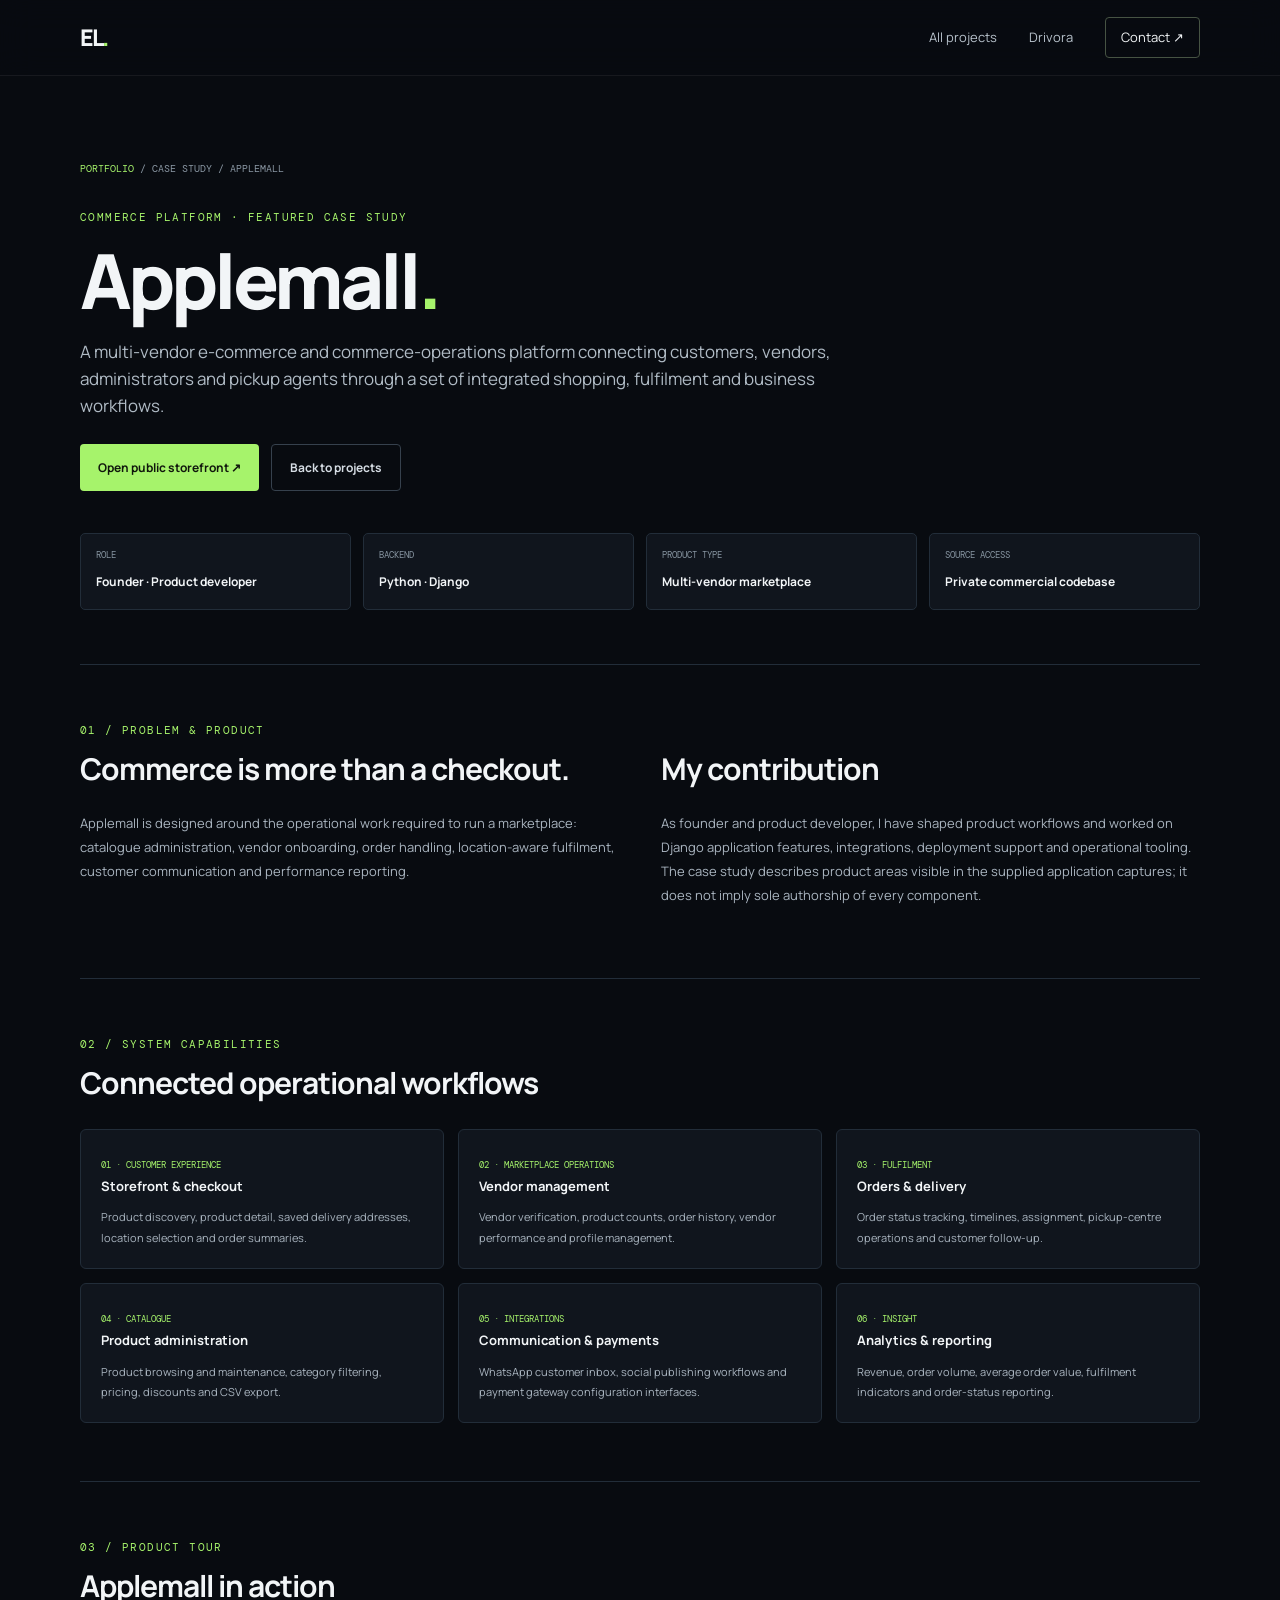
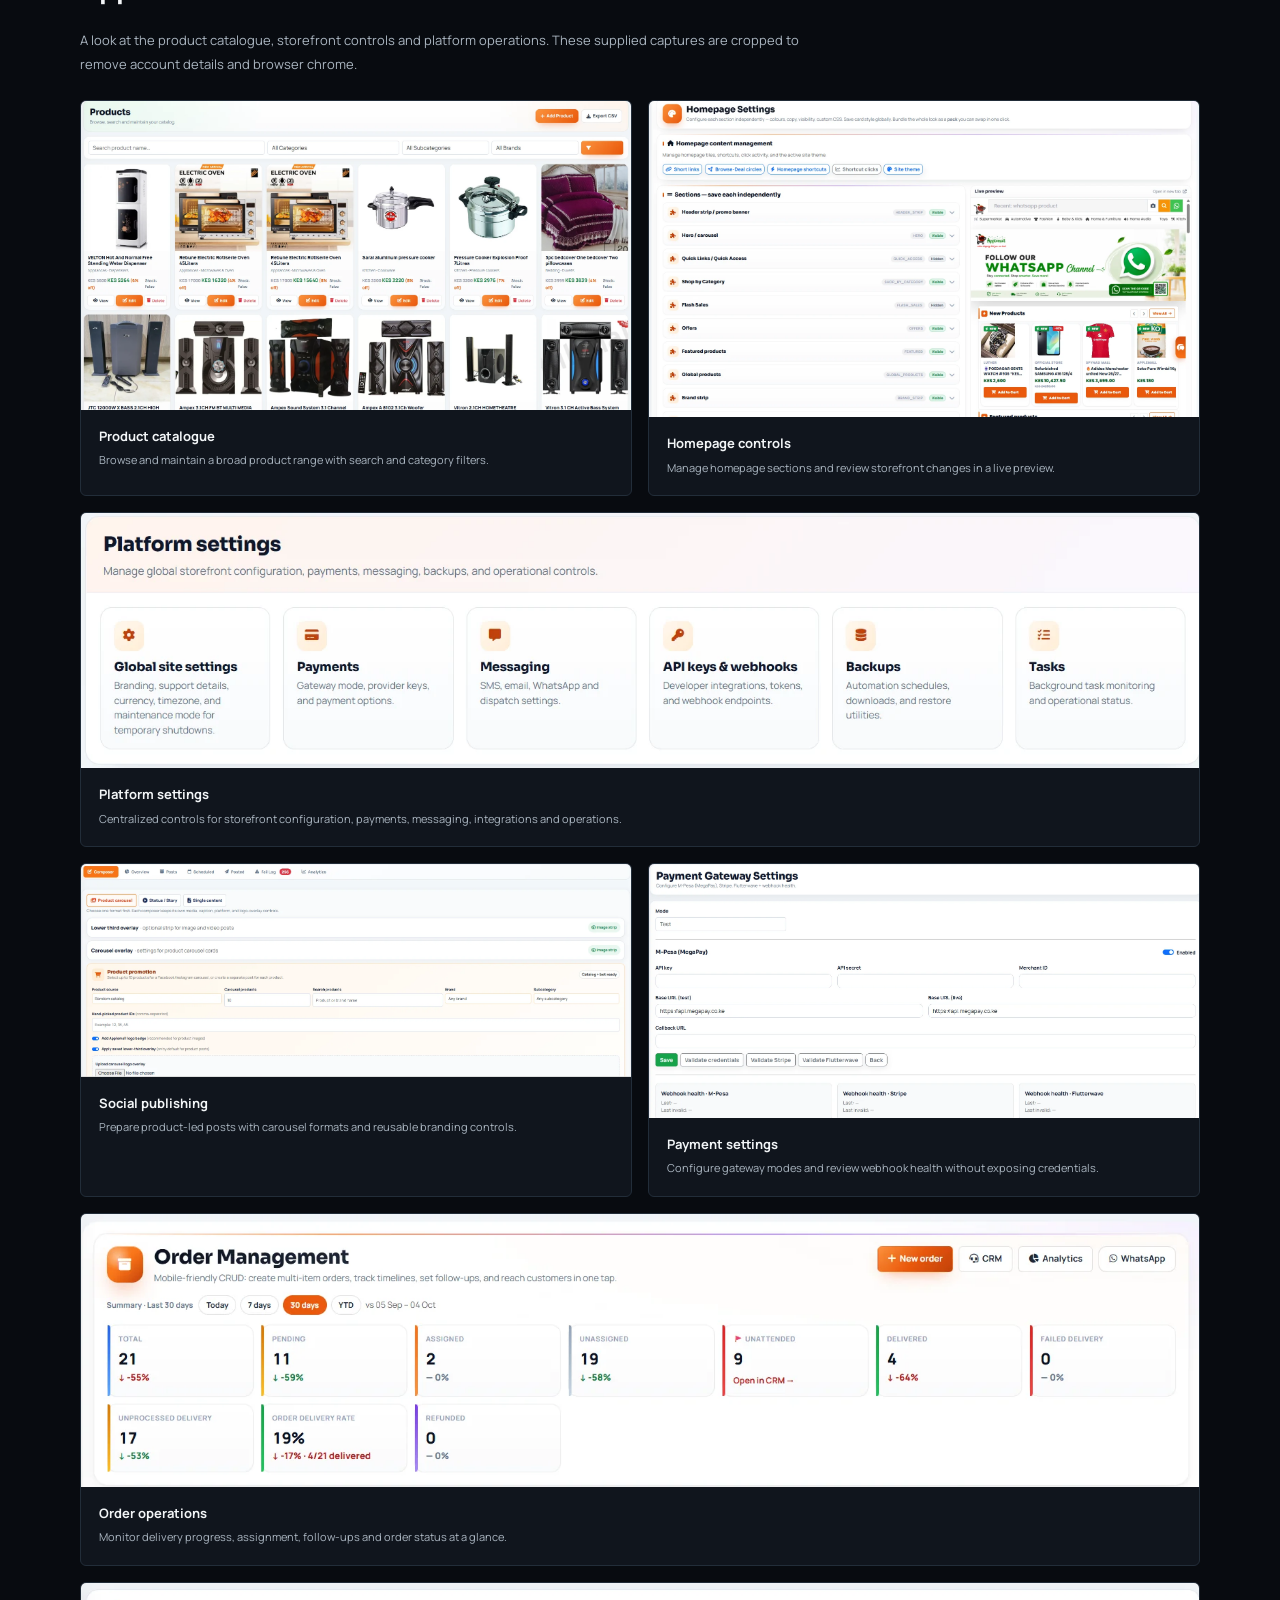
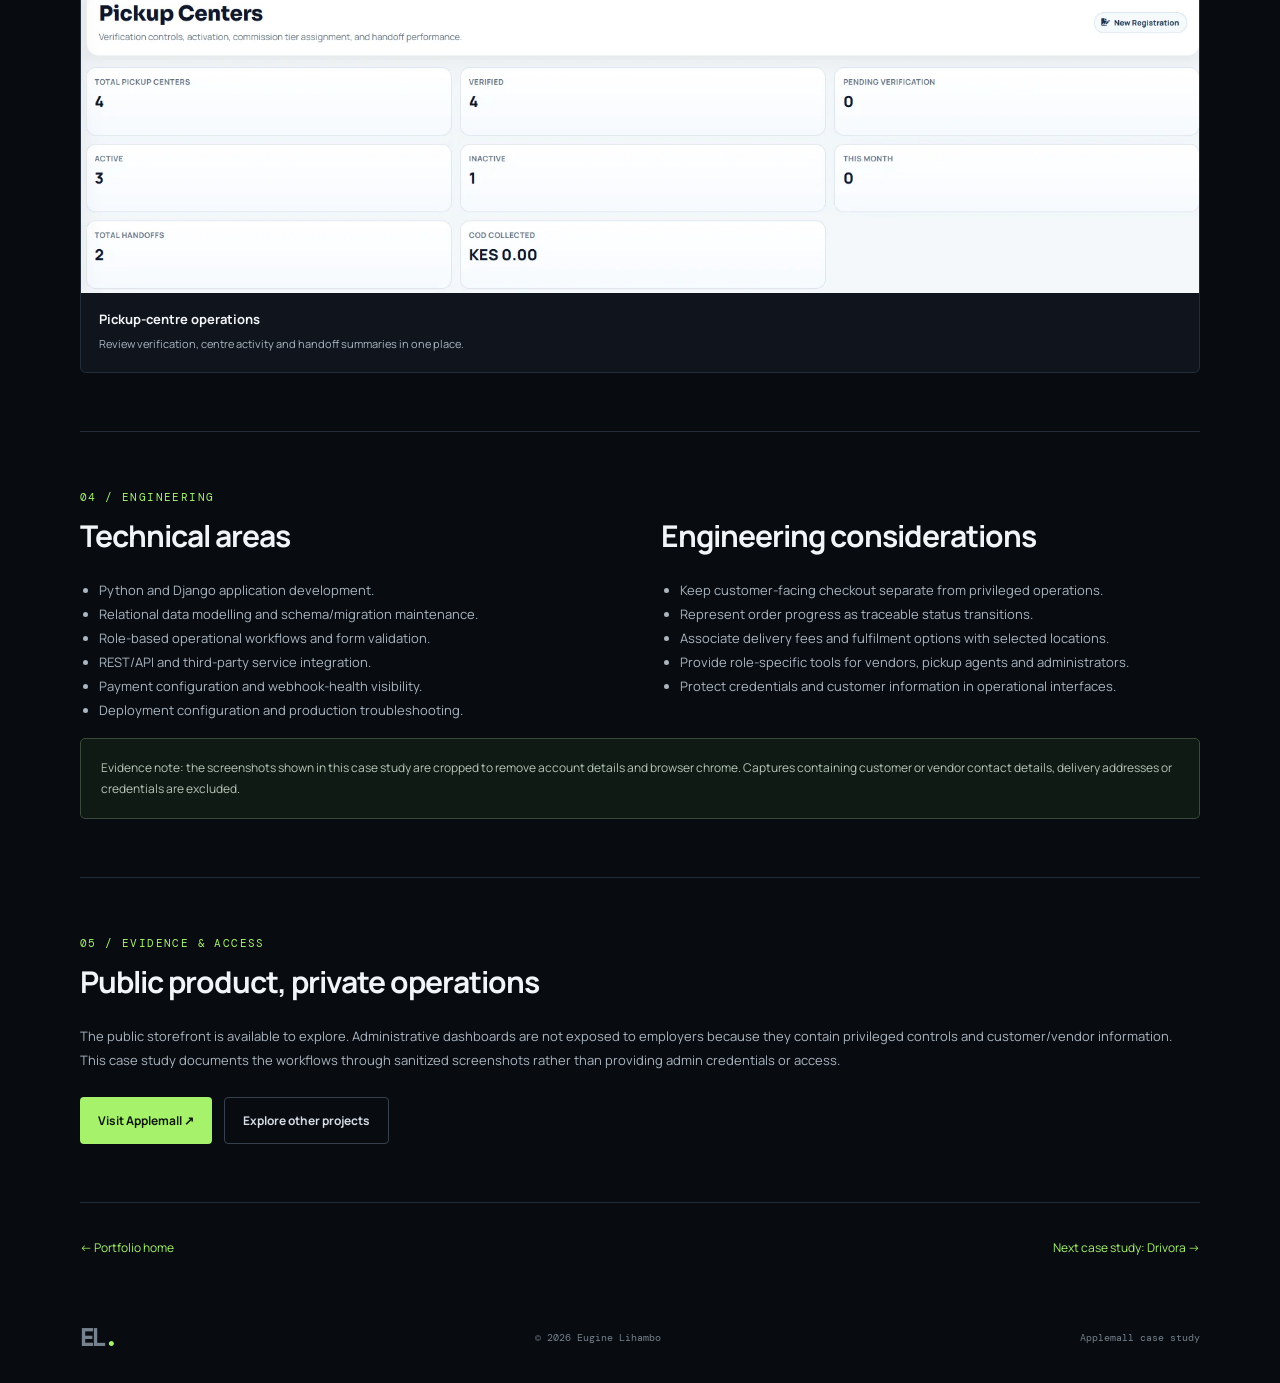
<file: applemall.html>
<!doctype html>
<html lang="en">
  <head>
    <meta charset="utf-8">
    <meta name="viewport" content="width=device-width,initial-scale=1">
    <meta name="theme-color" content="#080b10">
    <meta name="description" content="Applemall engineering case study by Eugine Lihambo.">
    <title>Applemall — Engineering Case Study | Eugine Lihambo</title>
    <link href="https://fonts.googleapis.com/css2?family=DM+Mono:wght@400;500&family=Manrope:wght@400;500;600;700;800&display=swap" rel="stylesheet">
    <link rel="stylesheet" href="assets/css/styles.css">
    <link rel="stylesheet" href="assets/css/applemall-case-study.css">
  </head>
  <body>
    <header class="site-header">
      <a class="wordmark" href="index.html">EL<span>.</span></a>
      <nav>
        <a href="index.html#work">All projects</a>
        <a href="drivora.html">Drivora</a>
        <a class="nav-cta" href="mailto:lihambomr@gmail.com">Contact ↗</a>
      </nav>
    </header>
    <main class="wrap">
      <section class="case-hero">
        <div class="breadcrumbs"><a href="index.html">PORTFOLIO</a> / CASE STUDY / APPLEMALL</div>
        <div class="eyebrow">COMMERCE PLATFORM · FEATURED CASE STUDY</div>
        <h1>Applemall<span class="accent">.</span></h1>
        <p class="case-lead">A multi-vendor e-commerce and commerce-operations platform connecting customers, vendors, administrators and pickup agents through a set of integrated shopping, fulfilment and business workflows.</p>
        <div class="case-actions">
          <a class="button primary" href="https://applemall.co.ke/" target="_blank" rel="noreferrer">Open public storefront ↗</a>
          <a class="button ghost" href="index.html#work">Back to projects</a>
        </div>
        <div class="case-meta">
          <div><small>ROLE</small><strong>Founder · Product developer</strong></div>
          <div><small>BACKEND</small><strong>Python · Django</strong></div>
          <div><small>PRODUCT TYPE</small><strong>Multi-vendor marketplace</strong></div>
          <div><small>SOURCE ACCESS</small><strong>Private commercial codebase</strong></div>
        </div>
      </section>
      <section class="case-section">
        <div class="eyebrow">01 / PROBLEM & PRODUCT</div>
        <div class="case-two">
          <div>
            <h2>Commerce is more than a checkout.</h2>
            <p>Applemall is designed around the operational work required to run a marketplace: catalogue administration, vendor onboarding, order handling, location-aware fulfilment, customer communication and performance reporting.</p>
          </div>
          <div>
            <h2>My contribution</h2>
            <p>As founder and product developer, I have shaped product workflows and worked on Django application features, integrations, deployment support and operational tooling. The case study describes product areas visible in the supplied application captures; it does not imply sole authorship of every component.</p>
          </div>
        </div>
      </section>
      <section class="case-section">
        <div class="eyebrow">02 / SYSTEM CAPABILITIES</div>
        <h2>Connected operational workflows</h2>
        <div class="evidence-grid">
          <div class="evidence-card"><span>01 · CUSTOMER EXPERIENCE</span><b>Storefront & checkout</b><p>Product discovery, product detail, saved delivery addresses, location selection and order summaries.</p></div>
          <div class="evidence-card"><span>02 · MARKETPLACE OPERATIONS</span><b>Vendor management</b><p>Vendor verification, product counts, order history, vendor performance and profile management.</p></div>
          <div class="evidence-card"><span>03 · FULFILMENT</span><b>Orders & delivery</b><p>Order status tracking, timelines, assignment, pickup-centre operations and customer follow-up.</p></div>
          <div class="evidence-card"><span>04 · CATALOGUE</span><b>Product administration</b><p>Product browsing and maintenance, category filtering, pricing, discounts and CSV export.</p></div>
          <div class="evidence-card"><span>05 · INTEGRATIONS</span><b>Communication & payments</b><p>WhatsApp customer inbox, social publishing workflows and payment gateway configuration interfaces.</p></div>
          <div class="evidence-card"><span>06 · INSIGHT</span><b>Analytics & reporting</b><p>Revenue, order volume, average order value, fulfilment indicators and order-status reporting.</p></div>
        </div>
      </section>
      <section class="case-section" aria-labelledby="applemall-gallery-title">
        <div class="eyebrow">03 / PRODUCT TOUR</div>
        <h2 id="applemall-gallery-title">Applemall in action</h2>
        <p class="gallery-intro">A look at the product catalogue, storefront controls and platform operations. These supplied captures are cropped to remove account details and browser chrome.</p>
        <div class="case-study-gallery">
          <figure class="case-shot">
            <a href="assets/images/applemall/product-catalog.webp" target="_blank" rel="noreferrer" aria-label="Open the Applemall product catalogue screenshot">
              <img src="assets/images/applemall/product-catalog.webp" alt="Applemall product catalogue with product cards, search, and category filters" width="1614" height="905" loading="lazy" decoding="async">
            </a>
            <figcaption>
              <strong>Product catalogue</strong>
              <span>Browse and maintain a broad product range with search and category filters.</span>
            </figcaption>
          </figure>
          <figure class="case-shot">
            <a href="assets/images/applemall/homepage-controls.webp" target="_blank" rel="noreferrer" aria-label="Open the Applemall homepage controls screenshot">
              <img src="assets/images/applemall/homepage-controls.webp" alt="Applemall homepage content controls beside a live storefront preview" width="1614" height="926" loading="lazy" decoding="async">
            </a>
            <figcaption>
              <strong>Homepage controls</strong>
              <span>Manage homepage sections and review storefront changes in a live preview.</span>
            </figcaption>
          </figure>
          <figure class="case-shot case-shot-wide">
            <a href="assets/images/applemall/platform-settings.webp" target="_blank" rel="noreferrer" aria-label="Open the Applemall platform settings screenshot">
              <img src="assets/images/applemall/platform-settings.webp" alt="Applemall platform settings for payments, messaging, integrations, backups, and tasks" width="1560" height="355" loading="lazy" decoding="async">
            </a>
            <figcaption>
              <strong>Platform settings</strong>
              <span>Centralized controls for storefront configuration, payments, messaging, integrations and operations.</span>
            </figcaption>
          </figure>
          <figure class="case-shot">
            <a href="assets/images/applemall/social-publishing.webp" target="_blank" rel="noreferrer" aria-label="Open the Applemall social publishing screenshot">
              <img src="assets/images/applemall/social-publishing.webp" alt="Applemall social publishing composer with product carousel and post-format controls" width="1605" height="620" loading="lazy" decoding="async">
            </a>
            <figcaption>
              <strong>Social publishing</strong>
              <span>Prepare product-led posts with carousel formats and reusable branding controls.</span>
            </figcaption>
          </figure>
          <figure class="case-shot">
            <a href="assets/images/applemall/payment-settings.webp" target="_blank" rel="noreferrer" aria-label="Open the Applemall payment settings screenshot">
              <img src="assets/images/applemall/payment-settings.webp" alt="Applemall payment gateway configuration with blank credential fields and webhook health indicators" width="1595" height="735" loading="lazy" decoding="async">
            </a>
            <figcaption>
              <strong>Payment settings</strong>
              <span>Configure gateway modes and review webhook health without exposing credentials.</span>
            </figcaption>
          </figure>
          <figure class="case-shot case-shot-wide">
            <a href="assets/images/applemall/order-operations.webp" target="_blank" rel="noreferrer" aria-label="Open the Applemall order operations screenshot">
              <img src="assets/images/applemall/order-operations.webp" alt="Applemall order operations dashboard with delivery and follow-up summary metrics" width="1600" height="390" loading="lazy" decoding="async">
            </a>
            <figcaption>
              <strong>Order operations</strong>
              <span>Monitor delivery progress, assignment, follow-ups and order status at a glance.</span>
            </figcaption>
          </figure>
          <figure class="case-shot case-shot-wide">
            <a href="assets/images/applemall/pickup-centres.webp" target="_blank" rel="noreferrer" aria-label="Open the Applemall pickup-centre screenshot">
              <img src="assets/images/applemall/pickup-centres.webp" alt="Applemall pickup-centre operations overview with verification, activation and handoff summaries" width="1605" height="445" loading="lazy" decoding="async">
            </a>
            <figcaption>
              <strong>Pickup-centre operations</strong>
              <span>Review verification, centre activity and handoff summaries in one place.</span>
            </figcaption>
          </figure>
        </div>
      </section>
      <section class="case-section">
        <div class="eyebrow">04 / ENGINEERING</div>
        <div class="case-two">
          <div>
            <h2>Technical areas</h2>
            <ul class="case-list">
              <li>Python and Django application development.</li>
              <li>Relational data modelling and schema/migration maintenance.</li>
              <li>Role-based operational workflows and form validation.</li>
              <li>REST/API and third-party service integration.</li>
              <li>Payment configuration and webhook-health visibility.</li>
              <li>Deployment configuration and production troubleshooting.</li>
            </ul>
          </div>
          <div>
            <h2>Engineering considerations</h2>
            <ul class="case-list">
              <li>Keep customer-facing checkout separate from privileged operations.</li>
              <li>Represent order progress as traceable status transitions.</li>
              <li>Associate delivery fees and fulfilment options with selected locations.</li>
              <li>Provide role-specific tools for vendors, pickup agents and administrators.</li>
              <li>Protect credentials and customer information in operational interfaces.</li>
            </ul>
          </div>
        </div>
        <div class="note-panel">Evidence note: the screenshots shown in this case study are cropped to remove account details and browser chrome. Captures containing customer or vendor contact details, delivery addresses or credentials are excluded.</div>
      </section>
      <section class="case-section">
        <div class="eyebrow">05 / EVIDENCE & ACCESS</div>
        <h2>Public product, private operations</h2>
        <p>The public storefront is available to explore. Administrative dashboards are not exposed to employers because they contain privileged controls and customer/vendor information. This case study documents the workflows through sanitized screenshots rather than providing admin credentials or access.</p>
        <div class="case-actions">
          <a class="button primary" href="https://applemall.co.ke/" target="_blank" rel="noreferrer">Visit Applemall ↗</a>
          <a class="button ghost" href="index.html#work">Explore other projects</a>
        </div>
      </section>
      <div class="case-footer"><a href="index.html">← Portfolio home</a><a href="drivora.html">Next case study: Drivora →</a></div>
    </main>
    <footer class="wrap footer">
      <a class="wordmark" href="index.html">EL<span>.</span></a>
      <span>© <span id="year"></span> Eugine Lihambo</span>
      <span>Applemall case study</span>
    </footer>
    <script src="assets/js/main.js"></script>
  </body>
</html>
</file>
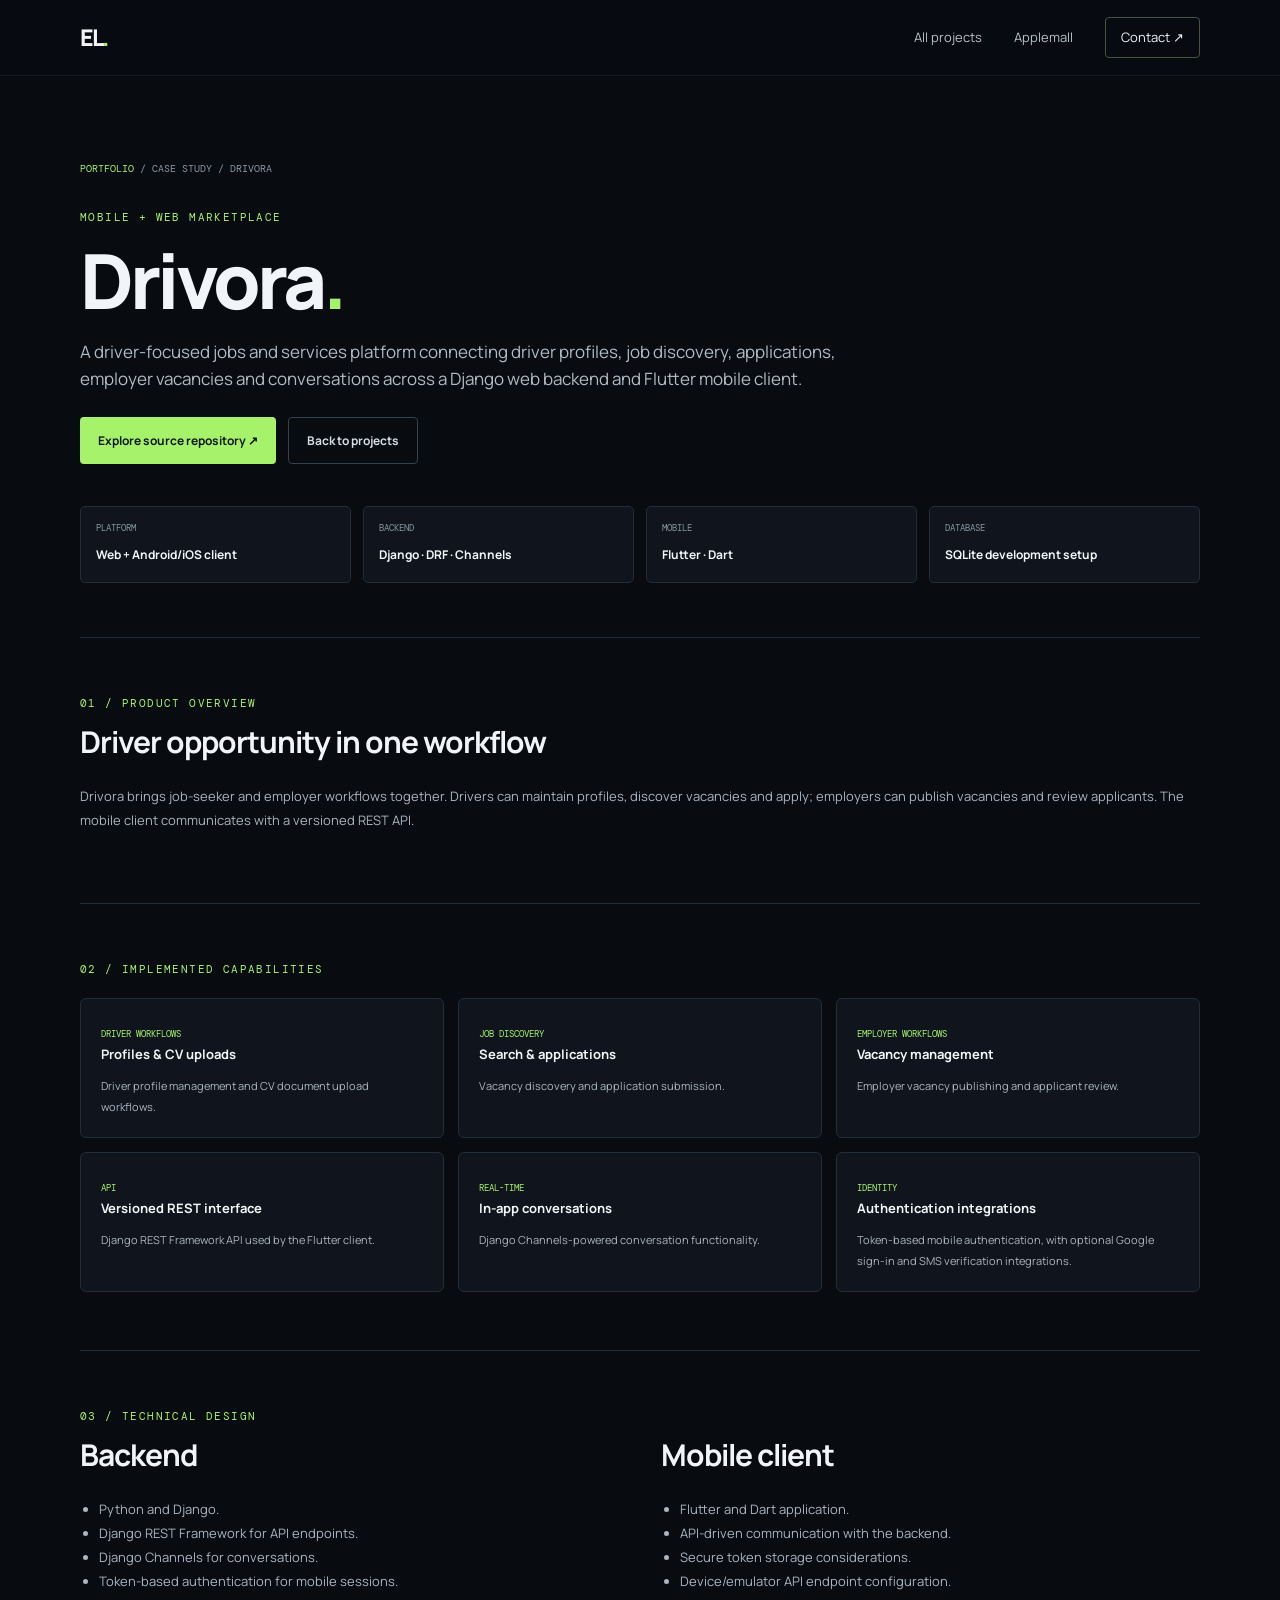
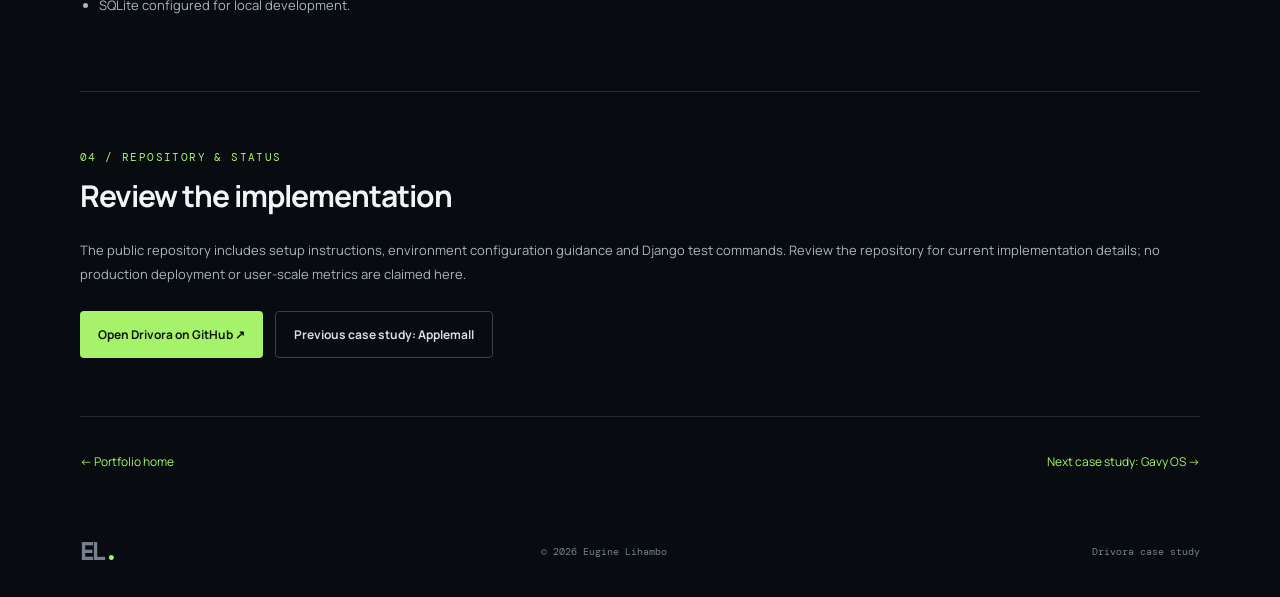
<file: drivora.html>
<!doctype html><html lang="en"><head><meta charset="utf-8"><meta name="viewport" content="width=device-width,initial-scale=1"><meta name="theme-color" content="#080b10"><title>Drivora — Engineering Case Study | Eugine Lihambo</title><link href="https://fonts.googleapis.com/css2?family=DM+Mono:wght@400;500&family=Manrope:wght@400;500;600;700;800&display=swap" rel="stylesheet"><link rel="stylesheet" href="assets/css/styles.css"></head><body><header class="site-header"><a class="wordmark" href="index.html">EL<span>.</span></a><nav><a href="index.html#work">All projects</a><a href="applemall.html">Applemall</a><a class="nav-cta" href="mailto:lihambomr@gmail.com">Contact ↗</a></nav></header><main class="wrap"><section class="case-hero"><div class="breadcrumbs"><a href="index.html">PORTFOLIO</a> / CASE STUDY / DRIVORA</div><div class="eyebrow">MOBILE + WEB MARKETPLACE</div><h1>Drivora<span class="accent">.</span></h1><p class="case-lead">A driver-focused jobs and services platform connecting driver profiles, job discovery, applications, employer vacancies and conversations across a Django web backend and Flutter mobile client.</p><div class="case-actions"><a class="button primary" href="https://github.com/APPLEMALL-KENYA/Drivora" target="_blank" rel="noreferrer">Explore source repository ↗</a><a class="button ghost" href="index.html#work">Back to projects</a></div><div class="case-meta"><div><small>PLATFORM</small><strong>Web + Android/iOS client</strong></div><div><small>BACKEND</small><strong>Django · DRF · Channels</strong></div><div><small>MOBILE</small><strong>Flutter · Dart</strong></div><div><small>DATABASE</small><strong>SQLite development setup</strong></div></div></section><section class="case-section"><div class="eyebrow">01 / PRODUCT OVERVIEW</div><h2>Driver opportunity in one workflow</h2><p>Drivora brings job-seeker and employer workflows together. Drivers can maintain profiles, discover vacancies and apply; employers can publish vacancies and review applicants. The mobile client communicates with a versioned REST API.</p></section><section class="case-section"><div class="eyebrow">02 / IMPLEMENTED CAPABILITIES</div><div class="evidence-grid"><div class="evidence-card"><span>DRIVER WORKFLOWS</span><b>Profiles & CV uploads</b><p>Driver profile management and CV document upload workflows.</p></div><div class="evidence-card"><span>JOB DISCOVERY</span><b>Search & applications</b><p>Vacancy discovery and application submission.</p></div><div class="evidence-card"><span>EMPLOYER WORKFLOWS</span><b>Vacancy management</b><p>Employer vacancy publishing and applicant review.</p></div><div class="evidence-card"><span>API</span><b>Versioned REST interface</b><p>Django REST Framework API used by the Flutter client.</p></div><div class="evidence-card"><span>REAL-TIME</span><b>In-app conversations</b><p>Django Channels-powered conversation functionality.</p></div><div class="evidence-card"><span>IDENTITY</span><b>Authentication integrations</b><p>Token-based mobile authentication, with optional Google sign-in and SMS verification integrations.</p></div></div></section><section class="case-section"><div class="eyebrow">03 / TECHNICAL DESIGN</div><div class="case-two"><div><h2>Backend</h2><ul class="case-list"><li>Python and Django.</li><li>Django REST Framework for API endpoints.</li><li>Django Channels for conversations.</li><li>Token-based authentication for mobile sessions.</li><li>SQLite configured for local development.</li></ul></div><div><h2>Mobile client</h2><ul class="case-list"><li>Flutter and Dart application.</li><li>API-driven communication with the backend.</li><li>Secure token storage considerations.</li><li>Device/emulator API endpoint configuration.</li></ul></div></div></section><section class="case-section"><div class="eyebrow">04 / REPOSITORY & STATUS</div><h2>Review the implementation</h2><p>The public repository includes setup instructions, environment configuration guidance and Django test commands. Review the repository for current implementation details; no production deployment or user-scale metrics are claimed here.</p><div class="case-actions"><a class="button primary" href="https://github.com/APPLEMALL-KENYA/Drivora" target="_blank" rel="noreferrer">Open Drivora on GitHub ↗</a><a class="button ghost" href="applemall.html">Previous case study: Applemall</a></div></section><div class="case-footer"><a href="index.html">← Portfolio home</a><a href="gavy-os.html">Next case study: Gavy OS →</a></div></main><footer class="wrap footer"><a class="wordmark" href="index.html">EL<span>.</span></a><span>© <span id="year"></span> Eugine Lihambo</span><span>Drivora case study</span></footer><script src="assets/js/main.js"></script></body></html>
</file>
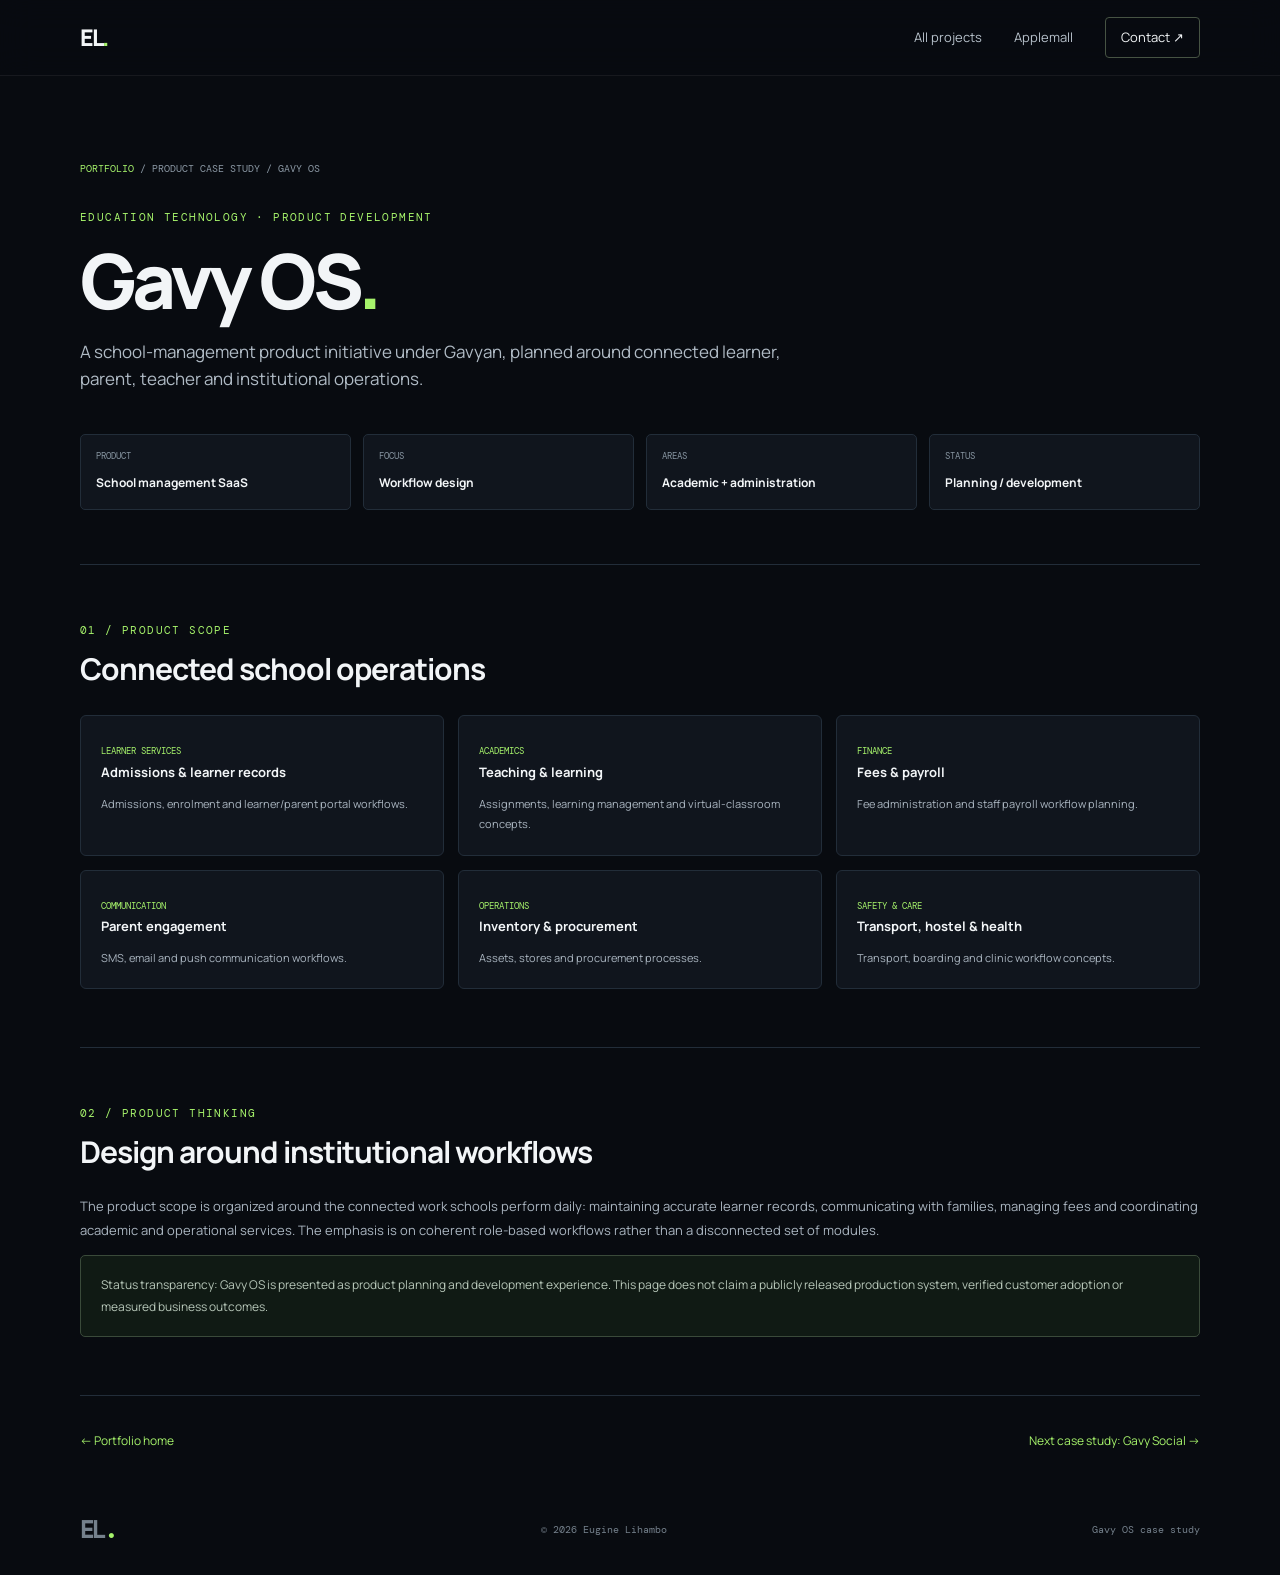
<file: gavy-os.html>
<!doctype html><html lang="en"><head><meta charset="utf-8"><meta name="viewport" content="width=device-width,initial-scale=1"><title>Gavy OS — Product Case Study | Eugine Lihambo</title><link href="https://fonts.googleapis.com/css2?family=DM+Mono:wght@400;500&family=Manrope:wght@400;500;600;700;800&display=swap" rel="stylesheet"><link rel="stylesheet" href="assets/css/styles.css"></head><body><header class="site-header"><a class="wordmark" href="index.html">EL<span>.</span></a><nav><a href="index.html#work">All projects</a><a href="applemall.html">Applemall</a><a class="nav-cta" href="mailto:lihambomr@gmail.com">Contact ↗</a></nav></header><main class="wrap"><section class="case-hero"><div class="breadcrumbs"><a href="index.html">PORTFOLIO</a> / PRODUCT CASE STUDY / GAVY OS</div><div class="eyebrow">EDUCATION TECHNOLOGY · PRODUCT DEVELOPMENT</div><h1>Gavy OS<span class="accent">.</span></h1><p class="case-lead">A school-management product initiative under Gavyan, planned around connected learner, parent, teacher and institutional operations.</p><div class="case-meta"><div><small>PRODUCT</small><strong>School management SaaS</strong></div><div><small>FOCUS</small><strong>Workflow design</strong></div><div><small>AREAS</small><strong>Academic + administration</strong></div><div><small>STATUS</small><strong>Planning / development</strong></div></div></section><section class="case-section"><div class="eyebrow">01 / PRODUCT SCOPE</div><h2>Connected school operations</h2><div class="evidence-grid"><div class="evidence-card"><span>LEARNER SERVICES</span><b>Admissions & learner records</b><p>Admissions, enrolment and learner/parent portal workflows.</p></div><div class="evidence-card"><span>ACADEMICS</span><b>Teaching & learning</b><p>Assignments, learning management and virtual-classroom concepts.</p></div><div class="evidence-card"><span>FINANCE</span><b>Fees & payroll</b><p>Fee administration and staff payroll workflow planning.</p></div><div class="evidence-card"><span>COMMUNICATION</span><b>Parent engagement</b><p>SMS, email and push communication workflows.</p></div><div class="evidence-card"><span>OPERATIONS</span><b>Inventory & procurement</b><p>Assets, stores and procurement processes.</p></div><div class="evidence-card"><span>SAFETY & CARE</span><b>Transport, hostel & health</b><p>Transport, boarding and clinic workflow concepts.</p></div></div></section><section class="case-section"><div class="eyebrow">02 / PRODUCT THINKING</div><h2>Design around institutional workflows</h2><p>The product scope is organized around the connected work schools perform daily: maintaining accurate learner records, communicating with families, managing fees and coordinating academic and operational services. The emphasis is on coherent role-based workflows rather than a disconnected set of modules.</p><div class="note-panel">Status transparency: Gavy OS is presented as product planning and development experience. This page does not claim a publicly released production system, verified customer adoption or measured business outcomes.</div></section><div class="case-footer"><a href="index.html">← Portfolio home</a><a href="gavy-social.html">Next case study: Gavy Social →</a></div></main><footer class="wrap footer"><a class="wordmark" href="index.html">EL<span>.</span></a><span>© <span id="year"></span> Eugine Lihambo</span><span>Gavy OS case study</span></footer><script src="assets/js/main.js"></script></body></html>
</file>
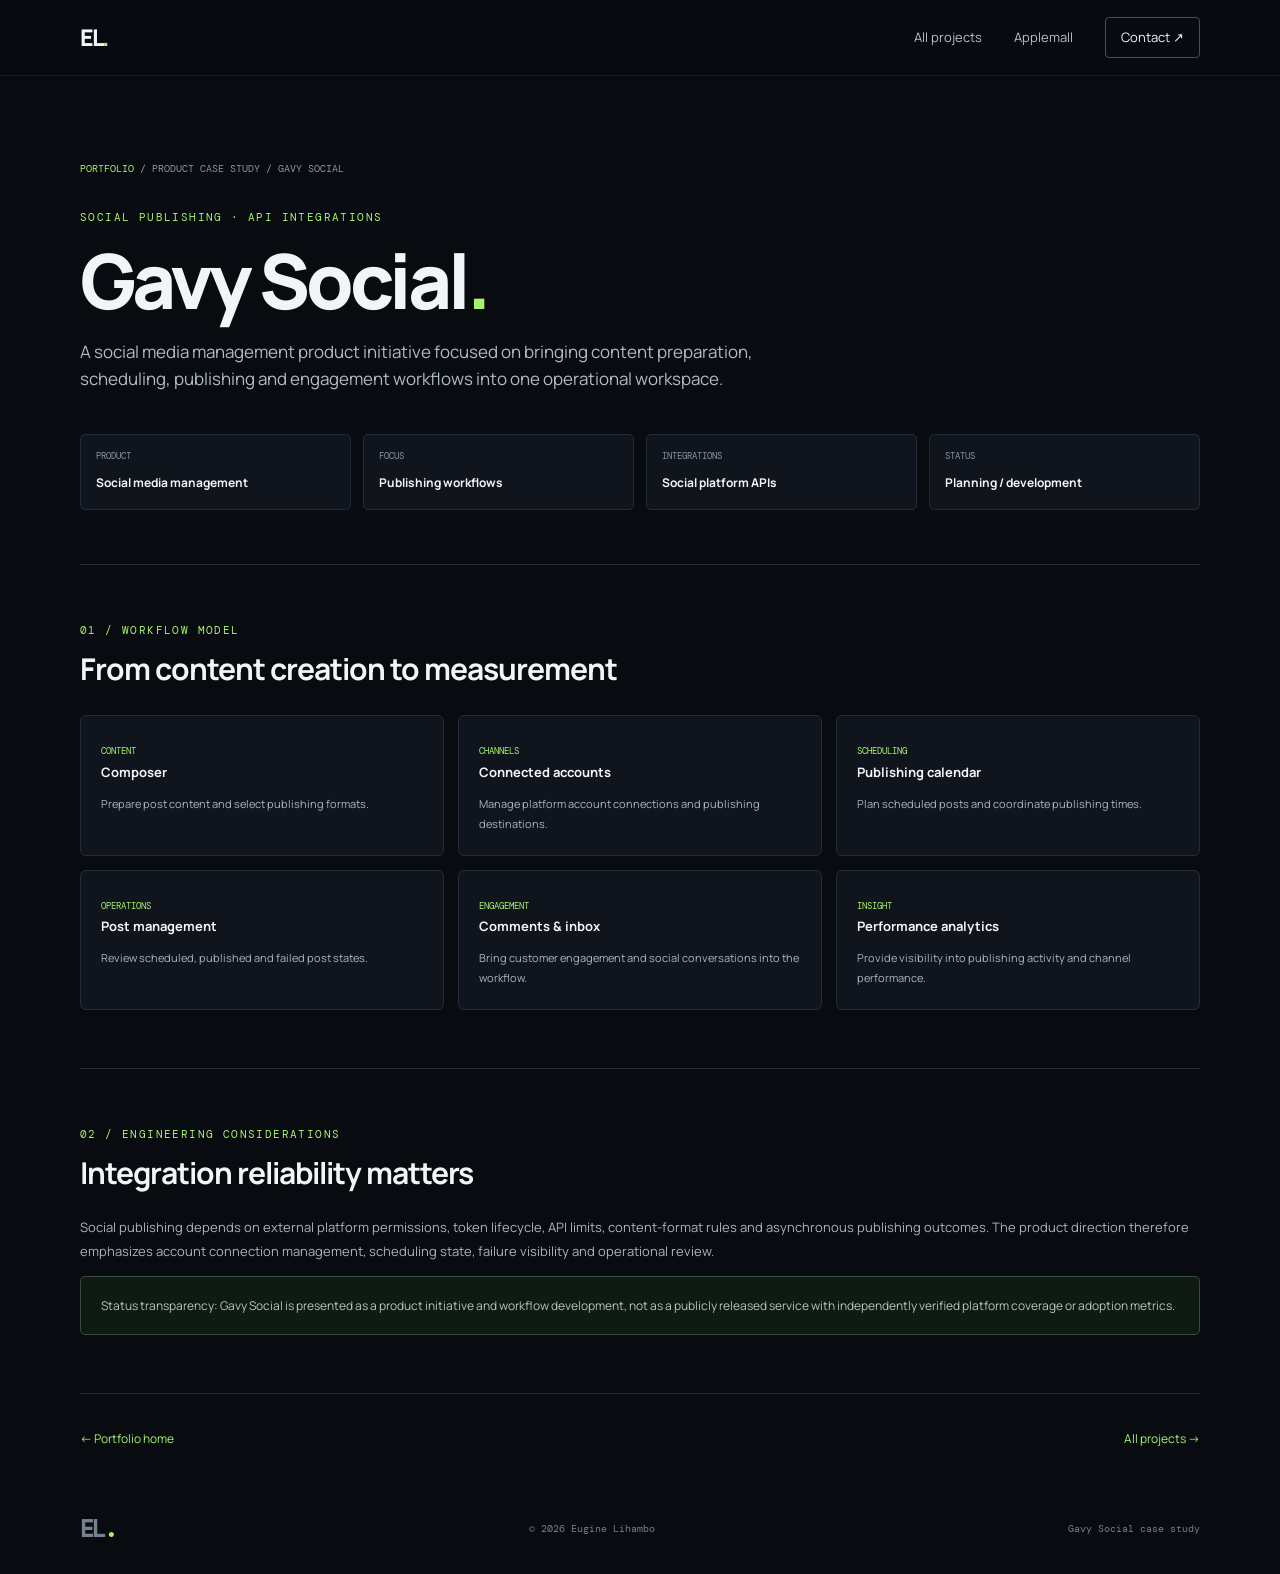
<file: gavy-social.html>
<!doctype html><html lang="en"><head><meta charset="utf-8"><meta name="viewport" content="width=device-width,initial-scale=1"><title>Gavy Social — Product Case Study | Eugine Lihambo</title><link href="https://fonts.googleapis.com/css2?family=DM+Mono:wght@400;500&family=Manrope:wght@400;500;600;700;800&display=swap" rel="stylesheet"><link rel="stylesheet" href="assets/css/styles.css"></head><body><header class="site-header"><a class="wordmark" href="index.html">EL<span>.</span></a><nav><a href="index.html#work">All projects</a><a href="applemall.html">Applemall</a><a class="nav-cta" href="mailto:lihambomr@gmail.com">Contact ↗</a></nav></header><main class="wrap"><section class="case-hero"><div class="breadcrumbs"><a href="index.html">PORTFOLIO</a> / PRODUCT CASE STUDY / GAVY SOCIAL</div><div class="eyebrow">SOCIAL PUBLISHING · API INTEGRATIONS</div><h1>Gavy Social<span class="accent">.</span></h1><p class="case-lead">A social media management product initiative focused on bringing content preparation, scheduling, publishing and engagement workflows into one operational workspace.</p><div class="case-meta"><div><small>PRODUCT</small><strong>Social media management</strong></div><div><small>FOCUS</small><strong>Publishing workflows</strong></div><div><small>INTEGRATIONS</small><strong>Social platform APIs</strong></div><div><small>STATUS</small><strong>Planning / development</strong></div></div></section><section class="case-section"><div class="eyebrow">01 / WORKFLOW MODEL</div><h2>From content creation to measurement</h2><div class="evidence-grid"><div class="evidence-card"><span>CONTENT</span><b>Composer</b><p>Prepare post content and select publishing formats.</p></div><div class="evidence-card"><span>CHANNELS</span><b>Connected accounts</b><p>Manage platform account connections and publishing destinations.</p></div><div class="evidence-card"><span>SCHEDULING</span><b>Publishing calendar</b><p>Plan scheduled posts and coordinate publishing times.</p></div><div class="evidence-card"><span>OPERATIONS</span><b>Post management</b><p>Review scheduled, published and failed post states.</p></div><div class="evidence-card"><span>ENGAGEMENT</span><b>Comments & inbox</b><p>Bring customer engagement and social conversations into the workflow.</p></div><div class="evidence-card"><span>INSIGHT</span><b>Performance analytics</b><p>Provide visibility into publishing activity and channel performance.</p></div></div></section><section class="case-section"><div class="eyebrow">02 / ENGINEERING CONSIDERATIONS</div><h2>Integration reliability matters</h2><p>Social publishing depends on external platform permissions, token lifecycle, API limits, content-format rules and asynchronous publishing outcomes. The product direction therefore emphasizes account connection management, scheduling state, failure visibility and operational review.</p><div class="note-panel">Status transparency: Gavy Social is presented as a product initiative and workflow development, not as a publicly released service with independently verified platform coverage or adoption metrics.</div></section><div class="case-footer"><a href="index.html">← Portfolio home</a><a href="index.html#work">All projects →</a></div></main><footer class="wrap footer"><a class="wordmark" href="index.html">EL<span>.</span></a><span>© <span id="year"></span> Eugine Lihambo</span><span>Gavy Social case study</span></footer><script src="assets/js/main.js"></script></body></html>
</file>
<file: assets/css/styles.css>
:root{--bg:#080b10;--panel:#10151d;--panel2:#141c25;--line:#222d39;--text:#f2f5f7;--muted:#9aa7b5;--green:#a6f36b;--cyan:#7de3d2;--mono:"DM Mono",monospace;--sans:"Manrope",sans-serif}*{box-sizing:border-box}html{scroll-behavior:smooth}body{margin:0;background:var(--bg);color:var(--text);font-family:var(--sans);line-height:1.6}a{color:inherit;text-decoration:none}.wrap{width:min(1120px,calc(100% - 48px));margin:auto}.site-header{height:76px;padding:0 max(24px,calc((100vw - 1120px)/2));display:flex;align-items:center;justify-content:space-between;border-bottom:1px solid #ffffff10;position:sticky;top:0;background:#080b10eF;backdrop-filter:blur(16px);z-index:5}.wordmark{font-size:23px;font-weight:800;letter-spacing:-2px}.wordmark span,.accent{color:var(--green)}nav{display:flex;align-items:center;gap:32px;color:#b7c1cb;font-size:13px}nav a:hover,.text-link:hover{color:var(--green)}.nav-cta{border:1px solid #465343;padding:9px 15px;border-radius:4px;color:var(--text)}.hero{padding:112px 0 50px;min-height:670px;display:flex;flex-direction:column;justify-content:center}.eyebrow,.project-kicker,.hero-meta,.skill-grid small,.visual-label{font:11px var(--mono);letter-spacing:1.4px;color:var(--green)}.eyebrow i{display:inline-block;width:7px;height:7px;background:var(--green);border-radius:50%;margin-right:9px;box-shadow:0 0 14px var(--green)}h1{font-size:clamp(54px,8.2vw,100px);line-height:1.02;letter-spacing:-6px;margin:32px 0 35px;font-weight:800}.muted{color:#65717d}.hero-bottom{display:flex;align-items:end;justify-content:space-between;gap:40px}.lead{font-size:17px;color:#aab5c0;max-width:520px;margin:0}.hero-actions,.contact-actions{display:flex;gap:12px;flex-wrap:wrap}.button{padding:13px 18px;border-radius:4px;font-size:12px;font-weight:700;display:inline-flex;gap:18px;align-items:center;transition:.2s}.primary{background:var(--green);color:#10170c}.primary:hover{transform:translateY(-2px);box-shadow:0 8px 30px #a6f36b30}.ghost{border:1px solid #36414d;color:#d5dce3}.ghost:hover{border-color:var(--green);color:var(--green)}.hero-meta{display:flex;gap:28px;flex-wrap:wrap;margin-top:75px;padding-top:20px;border-top:1px solid var(--line);color:#71808d;font-size:9px}.section{padding:105px 0}.section-heading{display:flex;justify-content:space-between;align-items:end;gap:30px;margin-bottom:38px}.section-heading h2{font-size:clamp(34px,5vw,52px);line-height:1.08;letter-spacing:-2.5px;margin:13px 0 0}.section-heading>p{max-width:330px;color:var(--muted);font-size:13px;margin:0 0 5px}.project-grid{display:grid;grid-template-columns:1fr 1fr;gap:22px}.project-card{background:var(--panel);border:1px solid var(--line);border-radius:8px;overflow:hidden}.project-visual{height:290px;display:block;position:relative;overflow:hidden}.featured .project-visual{height:330px}.visual-label{position:absolute;bottom:14px;left:17px;color:#d0d9e0;font-size:9px}.applemall-visual{background:radial-gradient(ellipse at 75% 30%,#31533d 0,transparent 48%),linear-gradient(135deg,#14231b,#0d1412 70%)}.browser-bar{height:32px;background:#e8ece8;display:flex;align-items:center;gap:5px;padding:0 12px;color:#3a4a40;font:9px var(--mono)}.browser-bar b{width:6px;height:6px;border-radius:50%;background:#8a9b8e}.browser-bar span{margin-left:12px;color:#657469}.mock-store{padding:25px 32px;color:#f3f7f2}.store-top{font-size:17px;font-weight:800;letter-spacing:2px}.store-top small{font-size:9px;color:#a8c2a7;margin-left:10px;letter-spacing:0}.store-copy{margin-top:30px;display:flex;flex-direction:column;gap:8px}.store-copy small,.store-copy span{font:9px var(--mono);color:#b3c5b5}.store-copy strong{font-size:32px;line-height:1.05;letter-spacing:-1.4px}.store-products{display:flex;gap:10px;margin-top:22px}.store-products i{display:block;width:65px;height:48px;border-radius:5px;background:linear-gradient(140deg,#d5d4c4,#69796a);border:4px solid #ffffff16}.store-products i:nth-child(2){background:linear-gradient(140deg,#d8aa73,#614b37)}.store-products i:nth-child(3){background:linear-gradient(140deg,#9bb4c6,#354a59)}.drivora-visual{background:radial-gradient(circle at 70% 40%,#244c53,transparent 40%),#101d26}.visual-grid{padding:30px 32px;height:100%;display:flex;flex-direction:column}.visual-grid>span{font:800 16px var(--sans);letter-spacing:3px;color:var(--cyan)}.visual-grid>b{font-size:34px;line-height:1.06;letter-spacing:-1.5px;margin-top:25px}.visual-grid>small{font:9px var(--mono);color:#9db4b9;margin-top:12px}.route-line{font:20px var(--mono);color:var(--cyan);margin-top:22px}.phone-card{position:absolute;right:36px;bottom:27px;width:115px;height:145px;background:#e2ece7;color:#10201e;border-radius:12px;padding:14px;font:9px var(--mono);transform:rotate(7deg);box-shadow:0 15px 40px #0007}.phone-card strong{display:block;font:800 18px var(--sans);line-height:1.1;margin-top:18px}.gavy-visual{background:radial-gradient(circle at 70% 20%,#263e76,transparent 50%),#11182b;padding:30px}.gavy-mark{font-size:56px;font-weight:800;color:#f3f6ff;letter-spacing:-6px}.gavy-mark span{color:#88a8ff}.gavy-copy{display:flex;flex-direction:column;gap:10px;margin-top:5px}.gavy-copy small,.gavy-copy span{font:9px var(--mono);color:#9db2e2}.gavy-copy b{font-size:32px;line-height:1.1;letter-spacing:-1px}.social-visual{background:radial-gradient(circle at 70% 30%,#543d6b,transparent 50%),#21172b;padding:28px}.social-window{background:#181522;border:1px solid #655078;border-radius:8px;width:75%;height:100%;padding:20px}.social-window span,.social-window small{font:9px var(--mono);color:#c2a7e5}.social-window b{display:block;font-size:26px;line-height:1.1;margin:14px 0}.social-bars{height:65px;display:flex;align-items:end;gap:8px}.social-bars i{width:18px;background:#a68bd1;border-radius:3px 3px 0 0;height:35%}.social-bars i:nth-child(2){height:65%}.social-bars i:nth-child(3){height:48%}.social-bars i:nth-child(4){height:90%}.social-bars i:nth-child(5){height:72%}.project-info{padding:24px}.project-kicker{font-size:9px;color:#91a0ac}.project-info h3{font-size:26px;letter-spacing:-1px;margin:9px 0}.project-info p{font-size:13px;color:#aab5c0;max-width:490px;min-height:62px;margin:0 0 18px}.tags{display:flex;gap:7px;flex-wrap:wrap;margin-bottom:19px}.tags span{font:9px var(--mono);color:#b8c6ce;border:1px solid #34404a;padding:6px 8px;border-radius:3px}.text-link{font-size:12px;color:var(--green);font-weight:700}.private-note{display:block;margin-top:12px;font-size:10px;color:#7f8d99}.disclaimer{font-size:10px;color:#77838e;margin-top:17px}.expertise-section{background:#0d1219;border-top:1px solid #ffffff0a;border-bottom:1px solid #ffffff0a}.skill-grid{display:grid;grid-template-columns:repeat(4,1fr);gap:16px}.skill-grid>div{padding:23px 19px;border:1px solid var(--line);background:#101720;border-radius:5px}.skill-grid small{font-size:9px;color:#91a0ac}.skill-grid h3{font-size:17px;letter-spacing:-.5px;margin:18px 0 8px}.skill-grid p,.about-grid p{font-size:12px;color:#9eabb6;line-height:1.8}.about-grid{display:grid;grid-template-columns:1fr 1fr;gap:70px}.about-grid .about-lead{font-size:23px;line-height:1.45;color:#e1e8ed;letter-spacing:-.6px;margin:0}.about-grid>div p:first-child{margin-top:0}.contact-section{padding:100px 0;background:radial-gradient(ellipse at 75% 50%,#1a3424 0,transparent 50%),#0d1314;border-top:1px solid #26372b}.contact-inner h2{font-size:clamp(45px,7vw,76px);line-height:1.04;letter-spacing:-4px;margin:25px 0}.contact-inner h2 span{color:var(--green)}.contact-inner>p{color:#aab6b0;font-size:14px;margin-bottom:28px}.footer{height:90px;display:flex;align-items:center;justify-content:space-between;color:#75818c;font:10px var(--mono)}@media(max-width:760px){.site-header{height:65px}nav{gap:14px;font-size:11px}nav a:nth-child(3){display:none}.wrap{width:calc(100% - 36px)}.hero{padding:85px 0 40px;min-height:0}h1{letter-spacing:-3px;font-size:clamp(49px,12vw,76px)}.hero-bottom,.section-heading{align-items:flex-start;flex-direction:column}.hero-actions{margin-top:10px}.hero-meta{gap:13px;margin-top:45px}.section{padding:75px 0}.project-grid{grid-template-columns:1fr}.project-visual,.featured .project-visual{height:275px}.skill-grid{grid-template-columns:1fr 1fr}.about-grid{grid-template-columns:1fr;gap:15px}.contact-section{padding:75px 0}.contact-inner h2{letter-spacing:-2px}.footer{height:auto;padding:25px 0;gap:12px;flex-wrap:wrap}}@media(max-width:420px){nav{gap:10px}nav a:nth-child(2){display:none}.skill-grid{grid-template-columns:1fr}.hero-actions .button{padding:12px}.store-copy strong{font-size:27px}}
/* Case-study pages */
.case-hero{padding:86px 0 54px;border-bottom:1px solid var(--line)}.breadcrumbs{font:10px var(--mono);color:#8b98a4;margin-bottom:35px}.breadcrumbs a{color:var(--green)}.case-hero h1{font-size:clamp(44px,7vw,76px);letter-spacing:-4px;margin:18px 0}.case-lead{max-width:760px;color:#b0bbc5;font-size:17px}.case-meta{display:grid;grid-template-columns:repeat(4,1fr);gap:12px;margin-top:42px}.case-meta div{padding:15px;border:1px solid var(--line);border-radius:5px;background:var(--panel)}.case-meta small{display:block;font:9px var(--mono);color:#8795a1;margin-bottom:7px}.case-meta strong{font-size:12px}.case-section{padding:58px 0;border-bottom:1px solid var(--line)}.case-section h2{font-size:30px;letter-spacing:-1px;margin:8px 0 18px}.case-section p,.case-section li{color:#aab5c0;font-size:13px;line-height:1.85}.case-two{display:grid;grid-template-columns:1fr 1fr;gap:42px}.case-list{padding-left:19px}.evidence-grid{display:grid;grid-template-columns:repeat(3,1fr);gap:14px;margin-top:22px}.evidence-card{padding:20px;background:var(--panel);border:1px solid var(--line);border-radius:6px}.evidence-card b{display:block;font-size:13px;margin-bottom:8px}.evidence-card span{font:9px var(--mono);color:var(--green)}.evidence-card p{font-size:11px;margin-bottom:0}.note-panel{padding:18px 20px;border:1px solid #3a4a3a;background:#101a14;border-radius:5px;color:#b6c6b8;font-size:12px;line-height:1.8}.case-actions{display:flex;gap:12px;flex-wrap:wrap;margin-top:25px}.case-footer{padding:35px 0;display:flex;justify-content:space-between;gap:20px}.case-footer a{color:var(--green);font-size:12px}@media(max-width:760px){.case-meta{grid-template-columns:1fr 1fr}.case-two{grid-template-columns:1fr;gap:10px}.evidence-grid{grid-template-columns:1fr}.case-hero{padding:60px 0 40px}.case-hero h1{letter-spacing:-2px}}

/* Clean, readable single-page portfolio */
.home-page{--paper:#fff;--ink:#18221c;--sub:#59665f;--soft:#f5f7f5;--stroke:#e3e9e4;--brand:#16834a;background:var(--paper);color:var(--ink);font-family:"Manrope",Arial,sans-serif;line-height:1.7}
.home-page a{color:inherit;text-decoration:none}.simple-wrap{width:min(1040px,calc(100% - 44px));margin-inline:auto}
.simple-header{height:72px;position:sticky;top:0;z-index:10;background:#ffffffed;backdrop-filter:blur(12px);border-bottom:1px solid var(--stroke);display:flex;align-items:center;justify-content:space-between;padding:0 max(22px,calc((100vw - 1040px)/2))}
.simple-logo{font-size:16px;font-weight:800;letter-spacing:-.5px}.simple-logo span{color:var(--brand)}
.simple-header nav{display:flex;gap:25px;align-items:center;font-size:12px;color:var(--sub)}.simple-header nav a:hover,.simple-project-links a:hover,.simple-footer a:hover{color:var(--brand)}
.simple-nav-cta{border:1px solid var(--stroke);padding:7px 13px;border-radius:5px;color:var(--ink)}
.simple-hero{padding:104px 0 72px}.simple-eyebrow,.simple-section-label,.simple-project-type,.simple-date{font:10px "DM Mono",monospace;letter-spacing:1.1px;color:var(--brand)}
.simple-hero h1{font-size:clamp(42px,7vw,72px);line-height:1.13;letter-spacing:-3.5px;margin:22px 0 20px;color:var(--ink)}
.simple-hero h1 span{color:#718078}.simple-intro{font-size:16px;max-width:690px;color:var(--sub);line-height:1.85;margin:0}
.simple-actions{display:flex;align-items:center;gap:22px;flex-wrap:wrap;margin-top:27px}.simple-button{display:inline-flex;align-items:center;gap:20px;padding:12px 17px;border-radius:5px;background:var(--brand);color:#fff!important;font-size:12px;font-weight:700}.simple-text-link{font-size:12px;font-weight:700;color:var(--brand)!important}
.simple-facts{display:flex;gap:10px 24px;flex-wrap:wrap;border-top:1px solid var(--stroke);margin-top:62px;padding-top:19px;color:#6b7770;font-size:11px}
.simple-section{padding:76px 0}.simple-section-label{margin-bottom:23px}.simple-about-grid{display:grid;grid-template-columns:.9fr 1.1fr;gap:65px}.simple-about-grid h2,.simple-heading{font-size:clamp(28px,4vw,39px);line-height:1.25;letter-spacing:-1.5px;margin:0;color:var(--ink)}.simple-about-grid p,.simple-section-intro{font-size:13px;line-height:1.9;color:var(--sub);margin:0 0 13px}.simple-tint{background:var(--soft);border-top:1px solid var(--stroke);border-bottom:1px solid var(--stroke)}.simple-section-intro{max-width:600px;margin:12px 0 27px}
.simple-skills{display:grid;grid-template-columns:repeat(3,1fr);gap:12px}.simple-skills article{padding:19px;background:#fff;border:1px solid var(--stroke);border-radius:6px}.simple-skills h3,.simple-timeline h3,.simple-education h3{font-size:14px;margin:0 0 6px;color:var(--ink)}.simple-skills p,.simple-timeline p,.simple-education p{font-size:12px;color:var(--sub);line-height:1.8;margin:0}
.simple-project-list{border-top:1px solid var(--stroke)}.simple-project{display:grid;grid-template-columns:42px 1fr 150px;gap:18px;padding:25px 0;border-bottom:1px solid var(--stroke);align-items:start}.simple-project-number{font:12px "DM Mono",monospace;color:#87938c;padding-top:3px}.simple-project-type{font-size:9px;color:#718078}.simple-project h3{font-size:22px;letter-spacing:-.6px;margin:5px 0}.simple-project-main>p{font-size:12px;color:var(--sub);line-height:1.8;max-width:680px;margin:0 0 12px}.simple-tags{display:flex;gap:6px;flex-wrap:wrap;margin:0 0 13px}.simple-tags span{font:9px "DM Mono",monospace;color:#536259;background:#f1f4f1;padding:5px 8px;border-radius:3px}.simple-project-links{display:flex;gap:18px;flex-wrap:wrap}.simple-project-links a{font-size:11px;font-weight:700;color:var(--brand)}.simple-project-status{font-size:10px;color:#718078;text-align:right;padding-top:5px}.simple-disclaimer{font-size:10px;line-height:1.8;color:#758078;margin-top:16px}
.simple-timeline{border-top:1px solid var(--stroke)}.simple-timeline article,.simple-education{display:grid;grid-template-columns:190px 1fr;gap:25px;padding:20px 0;border-bottom:1px solid var(--stroke)}.simple-date{font-size:9px;padding-top:4px}.simple-education{margin-top:26px;border-top:1px solid var(--stroke);border-bottom:0}
.simple-approach{display:grid;grid-template-columns:repeat(4,1fr);gap:12px;margin-top:25px}.simple-approach article{border:1px solid var(--stroke);border-radius:6px;padding:18px}.simple-approach b{font-size:13px}.simple-approach p{font-size:11px;color:var(--sub);line-height:1.8;margin:7px 0 0}
.simple-contact{padding:70px 0;background:#f1f6f2;border-top:1px solid var(--stroke)}.simple-contact h2{font-size:clamp(30px,5vw,48px);letter-spacing:-1.8px;line-height:1.2;margin:0 0 12px}.simple-contact p{font-size:13px;color:var(--sub);margin:0 0 23px}
.simple-footer{min-height:78px;display:flex;align-items:center;justify-content:space-between;gap:15px;color:#748078;font-size:10px}.simple-footer>a:last-child{color:var(--brand)}
@media(max-width:760px){.simple-header{height:auto;min-height:64px;padding:12px 18px;align-items:flex-start;gap:12px}.simple-header nav{gap:12px;flex-wrap:wrap;justify-content:flex-end;font-size:10px}.simple-header nav a:nth-child(4){display:none}.simple-hero{padding:70px 0 48px}.simple-hero h1{letter-spacing:-2px}.simple-intro{font-size:14px}.simple-section{padding:58px 0}.simple-about-grid{grid-template-columns:1fr;gap:16px}.simple-skills{grid-template-columns:1fr 1fr}.simple-project{grid-template-columns:28px 1fr;gap:10px}.simple-project-status{grid-column:2;text-align:left;padding:0}.simple-timeline article,.simple-education{grid-template-columns:1fr;gap:5px}.simple-approach{grid-template-columns:1fr 1fr}.simple-footer{padding:20px 0;flex-wrap:wrap}}
@media(max-width:440px){.simple-wrap{width:calc(100% - 32px)}.simple-header{flex-direction:column}.simple-header nav{justify-content:flex-start}.simple-skills,.simple-approach{grid-template-columns:1fr}.simple-facts{gap:9px 15px}.simple-project-links{gap:10px}.simple-footer{align-items:flex-start;flex-direction:column}}


/* Single-page project case studies */
.simple-inline-cases{margin-top:38px;border-top:1px solid var(--stroke)}
.simple-inline-case{padding:54px 0;border-bottom:1px solid var(--stroke);scroll-margin-top:28px}
.simple-inline-heading{display:flex;align-items:flex-end;justify-content:space-between;gap:18px;margin:0 0 15px}
.simple-inline-heading h3{font-size:clamp(26px,4vw,36px);letter-spacing:-1.2px;margin:6px 0 0;color:var(--ink)}
.simple-inline-heading>a{font-size:11px;font-weight:700;color:var(--brand);white-space:nowrap}
.simple-case-lead{font-size:14px;line-height:1.85;color:var(--sub);max-width:790px;margin:0 0 22px}
.simple-case-meta{display:grid;grid-template-columns:repeat(4,1fr);gap:10px;padding:16px 0;border-top:1px solid var(--stroke);border-bottom:1px solid var(--stroke);margin:22px 0 27px}
.simple-case-meta span{font-size:11px;color:var(--sub);line-height:1.7}
.simple-case-meta b{display:block;font:9px "DM Mono",monospace;letter-spacing:.7px;color:var(--brand);text-transform:uppercase;margin-bottom:4px}
.simple-inline-case h4{font-size:15px;color:var(--ink);margin:27px 0 12px}
.simple-inline-case>p:not(.simple-case-lead):not(.simple-case-note){font-size:12px;line-height:1.9;color:var(--sub);max-width:850px}
.simple-case-list{padding-left:18px;color:var(--sub);font-size:12px;line-height:1.95}
.simple-case-note{margin-top:22px;padding:16px 18px;border-left:3px solid var(--brand);background:var(--soft);font-size:11px;line-height:1.85;color:#56645b}
@media(max-width:760px){.simple-case-meta{grid-template-columns:1fr 1fr}.simple-inline-heading{align-items:flex-start;flex-direction:column}.simple-inline-heading>a{white-space:normal}.simple-inline-case{padding:42px 0}}
@media(max-width:440px){.simple-case-meta{grid-template-columns:1fr 1fr}}


/* Dark portfolio system */
.home-page{--ink:#f1f5f3;--sub:#a5b2ad;--stroke:#29342f;--soft:#101713;--brand:#8fdb67;background:#080d0a;color:#f1f5f3}
.home-page .simple-header{background:rgba(8,13,10,.94);border-bottom:1px solid #29342f}
.home-page .simple-logo,.home-page .simple-header nav a{color:#f1f5f3}
.home-page .simple-logo span{color:#8fdb67}
.home-page .simple-header nav a:hover,.home-page .simple-text-link,.home-page .simple-project-links a,.home-page .simple-footer>a:last-child{color:#9be477}
.home-page .simple-hero h1,.home-page .simple-about-grid h2,.home-page .simple-heading,.home-page .simple-project h3,.home-page .simple-skills h3,.home-page .simple-timeline h3,.home-page .simple-education h3,.home-page .simple-inline-heading h3,.home-page .simple-inline-case h4,.home-page .simple-contact h2{color:#f1f5f3}
.home-page .simple-hero h1 span{color:#8fa197}
.home-page .simple-intro,.home-page .simple-about-grid p,.home-page .simple-section-intro,.home-page .simple-project-main>p,.home-page .simple-skills p,.home-page .simple-timeline p,.home-page .simple-education p,.home-page .simple-approach p,.home-page .simple-inline-case>p:not(.simple-case-lead):not(.simple-case-note){color:#a5b2ad}
.home-page .simple-section-label,.home-page .simple-eyebrow,.home-page .simple-project-type,.home-page .simple-date{color:#9be477}
.home-page .simple-tint{background:#0d1510;border-color:#29342f}
.home-page .simple-skills article,.home-page .simple-approach article{background:#111a14;border-color:#29372f}
.home-page .simple-tags span{background:#17231b;color:#b7c8bb}
.home-page .simple-project-list,.home-page .simple-project{border-color:#29342f}
.home-page .simple-project-status,.home-page .simple-disclaimer,.home-page .simple-footer{color:#819087}
.home-page .simple-button{background:#9be477;color:#0b140c!important}
.home-page .simple-contact{background:radial-gradient(ellipse at 80% 40%,#1c3523 0,transparent 48%),#0d1510;border-color:#29342f}
.home-page .simple-contact p{color:#a5b2ad}
.home-page .simple-case-meta{border-color:#29342f}
.home-page .simple-case-meta span{color:#b5c0ba}
.home-page .simple-case-note{background:#121d16;color:#b8c6bc;border-left-color:#9be477}
.home-page .simple-case-list{color:#b0bdb5}
.home-page .simple-inline-cases{border-color:#29342f}
.home-page .simple-inline-case{border-color:#29342f}
.home-page .simple-inline-heading>a{color:#9be477}
.home-page .simple-facts{border-color:#29342f;color:#95a39a}
.home-page .simple-footer{border-top:1px solid #29342f}
.home-page .simple-nav-cta{border:1px solid #52634f;border-radius:4px;padding:8px 12px}
.home-page .simple-inline-case .simple-skills{margin:16px 0 20px}
.home-page .simple-case-proof{display:grid;grid-template-columns:1.1fr .9fr;gap:22px;align-items:center;margin:25px 0 30px}
.home-page .simple-proof-visual{min-height:230px;border:1px solid #34443a;border-radius:9px;overflow:hidden;background:#101b13;padding:16px}
.home-page .simple-proof-top{display:flex;justify-content:space-between;align-items:center;border-bottom:1px solid #304034;padding-bottom:10px;font-size:10px;color:#dbe7dc}
.home-page .simple-proof-top b{letter-spacing:1.5px;color:#9be477}
.home-page .simple-proof-hero{margin-top:14px;padding:20px;border-radius:5px;background:linear-gradient(110deg,#e9eee7,#d9e4d7);color:#17231a;min-height:130px}
.home-page .simple-proof-hero small{font:9px "DM Mono",monospace;color:#47724c}
.home-page .simple-proof-hero strong{display:block;font-size:clamp(22px,3vw,34px);line-height:1.05;margin:8px 0}
.home-page .simple-proof-products{display:flex;gap:8px;margin-top:10px}
.home-page .simple-proof-products span{height:35px;flex:1;border-radius:4px;background:linear-gradient(135deg,#d9e0d9,#718878)}
.home-page .simple-proof-products span:nth-child(2){background:linear-gradient(135deg,#d5b88f,#705c45)}
.home-page .simple-proof-products span:nth-child(3){background:linear-gradient(135deg,#b4c9d7,#536b7a)}
.home-page .simple-proof-copy h4{margin:0 0 8px}
.home-page .simple-proof-copy p{font-size:12px;line-height:1.8;color:#a5b2ad}
.home-page .simple-proof-copy a{font-size:11px;font-weight:700;color:#9be477}
@media(max-width:760px){.home-page .simple-case-proof{grid-template-columns:1fr}.home-page .simple-proof-visual{min-height:190px}}

/* Real product evidence */
.home-page .simple-case-figure{margin:28px 0 32px;padding:12px;border:1px solid #2b3b30;border-radius:10px;background:#101812;max-width:100%}
.home-page .simple-case-figure img{display:block;width:100%;height:auto;max-height:560px;object-fit:contain;object-position:left top;border-radius:5px;background:#0b100c}
.home-page .simple-case-figure figcaption{padding:11px 4px 2px;font-size:10px;line-height:1.6;color:#94a49a;letter-spacing:.15px}
.home-page .simple-inline-case h4{margin-top:30px}

/* Personal profile image in hero */
.home-page .simple-profile{margin:0 0 22px;display:flex;align-items:center}
.home-page .simple-profile img{width:104px;height:104px;display:block;object-fit:cover;border-radius:50%;border:2px solid #8fdb67;box-shadow:0 0 0 6px #142018}
@media(max-width:440px){.home-page .simple-profile img{width:88px;height:88px}}


/* Responsive refinements: desktop hierarchy and mobile navigation */
.home-page .simple-header nav{min-width:0}
.home-page .simple-header nav a{white-space:nowrap}
.home-page .simple-project{min-width:0}
.home-page .simple-project-main{min-width:0}
.home-page .simple-skills article{min-width:0}
.home-page .simple-case-meta span{overflow-wrap:anywhere}
.home-page .simple-inline-case{scroll-margin-top:88px}
.home-page .simple-contact .simple-button{display:inline-flex}
@media(min-width:1100px){
  .home-page .simple-hero{padding-top:118px;padding-bottom:82px}
  .home-page .simple-section{padding-top:88px;padding-bottom:88px}
  .home-page .simple-project{grid-template-columns:48px minmax(0,1fr) 170px;gap:22px}
}
@media(max-width:760px){
  .home-page .simple-header{align-items:center;flex-direction:row;flex-wrap:wrap;padding:12px 18px}
  .home-page .simple-header nav{width:100%;justify-content:flex-start;flex-wrap:nowrap;overflow-x:auto;overscroll-behavior-x:contain;padding:2px 0 5px;scrollbar-width:none}
  .home-page .simple-header nav::-webkit-scrollbar{display:none}
  .home-page .simple-header nav a:nth-child(4){display:inline}
  .home-page .simple-hero{padding-top:62px}
  .home-page .simple-project{grid-template-columns:25px minmax(0,1fr);gap:10px}
  .home-page .simple-project-status{grid-column:2;text-align:left}
  .home-page .simple-inline-case .simple-skills{grid-template-columns:repeat(2,minmax(0,1fr))}
  .home-page .simple-contact{padding:58px 0}
}
@media(max-width:440px){
  .home-page .simple-header{gap:7px}
  .home-page .simple-header nav{gap:17px;font-size:11px}
  .home-page .simple-header nav a:nth-child(2),
  .home-page .simple-header nav a:nth-child(3),
  .home-page .simple-header nav a:nth-child(4){display:inline}
  .home-page .simple-skills,
  .home-page .simple-approach,
  .home-page .simple-inline-case .simple-skills{grid-template-columns:1fr}
  .home-page .simple-case-meta{grid-template-columns:1fr 1fr}
  .home-page .simple-inline-heading{gap:8px}
  .home-page .simple-project h3{font-size:20px}
  .home-page .simple-facts{font-size:10px}
}
</file>
<file: assets/css/applemall-case-study.css>
.gallery-intro {
  max-width: 760px;
}

.case-study-gallery {
  display: grid;
  grid-template-columns: repeat(2, minmax(0, 1fr));
  gap: 16px;
  margin-top: 24px;
}

.case-shot {
  min-width: 0;
  margin: 0;
  overflow: hidden;
  border: 1px solid var(--line);
  border-radius: 6px;
  background: var(--panel);
}

.case-shot a {
  display: block;
  background: #e9edf0;
}

.case-shot a:focus-visible {
  outline: 2px solid var(--green);
  outline-offset: -2px;
}

.case-shot img {
  display: block;
  width: 100%;
  height: auto;
}

.case-shot figcaption {
  display: grid;
  gap: 5px;
  padding: 16px 18px 18px;
}

.case-shot figcaption strong {
  font-size: 13px;
}

.case-shot figcaption span {
  color: #aab5c0;
  font-size: 11px;
  line-height: 1.7;
}

.case-shot-wide {
  grid-column: 1 / -1;
}

@media (max-width: 760px) {
  .case-study-gallery {
    grid-template-columns: 1fr;
  }

  .case-shot-wide {
    grid-column: auto;
  }
}
</file>
